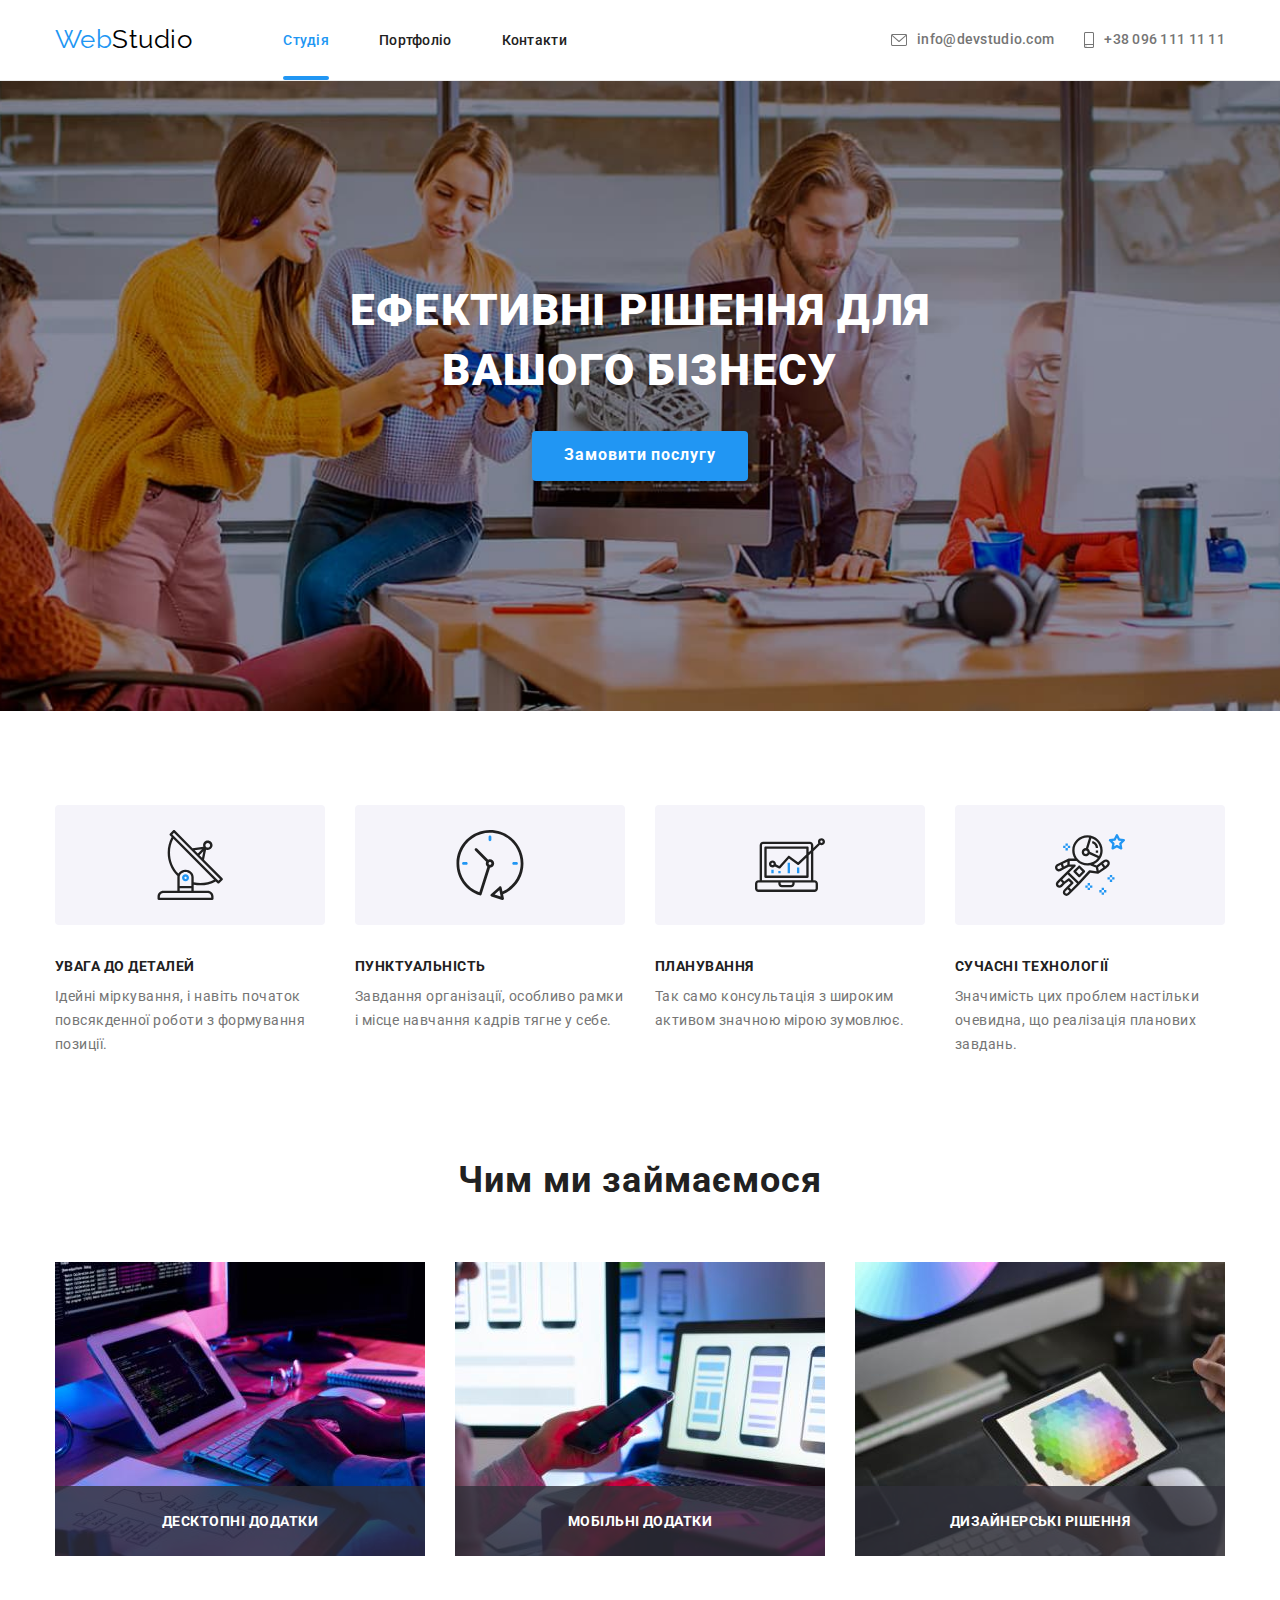
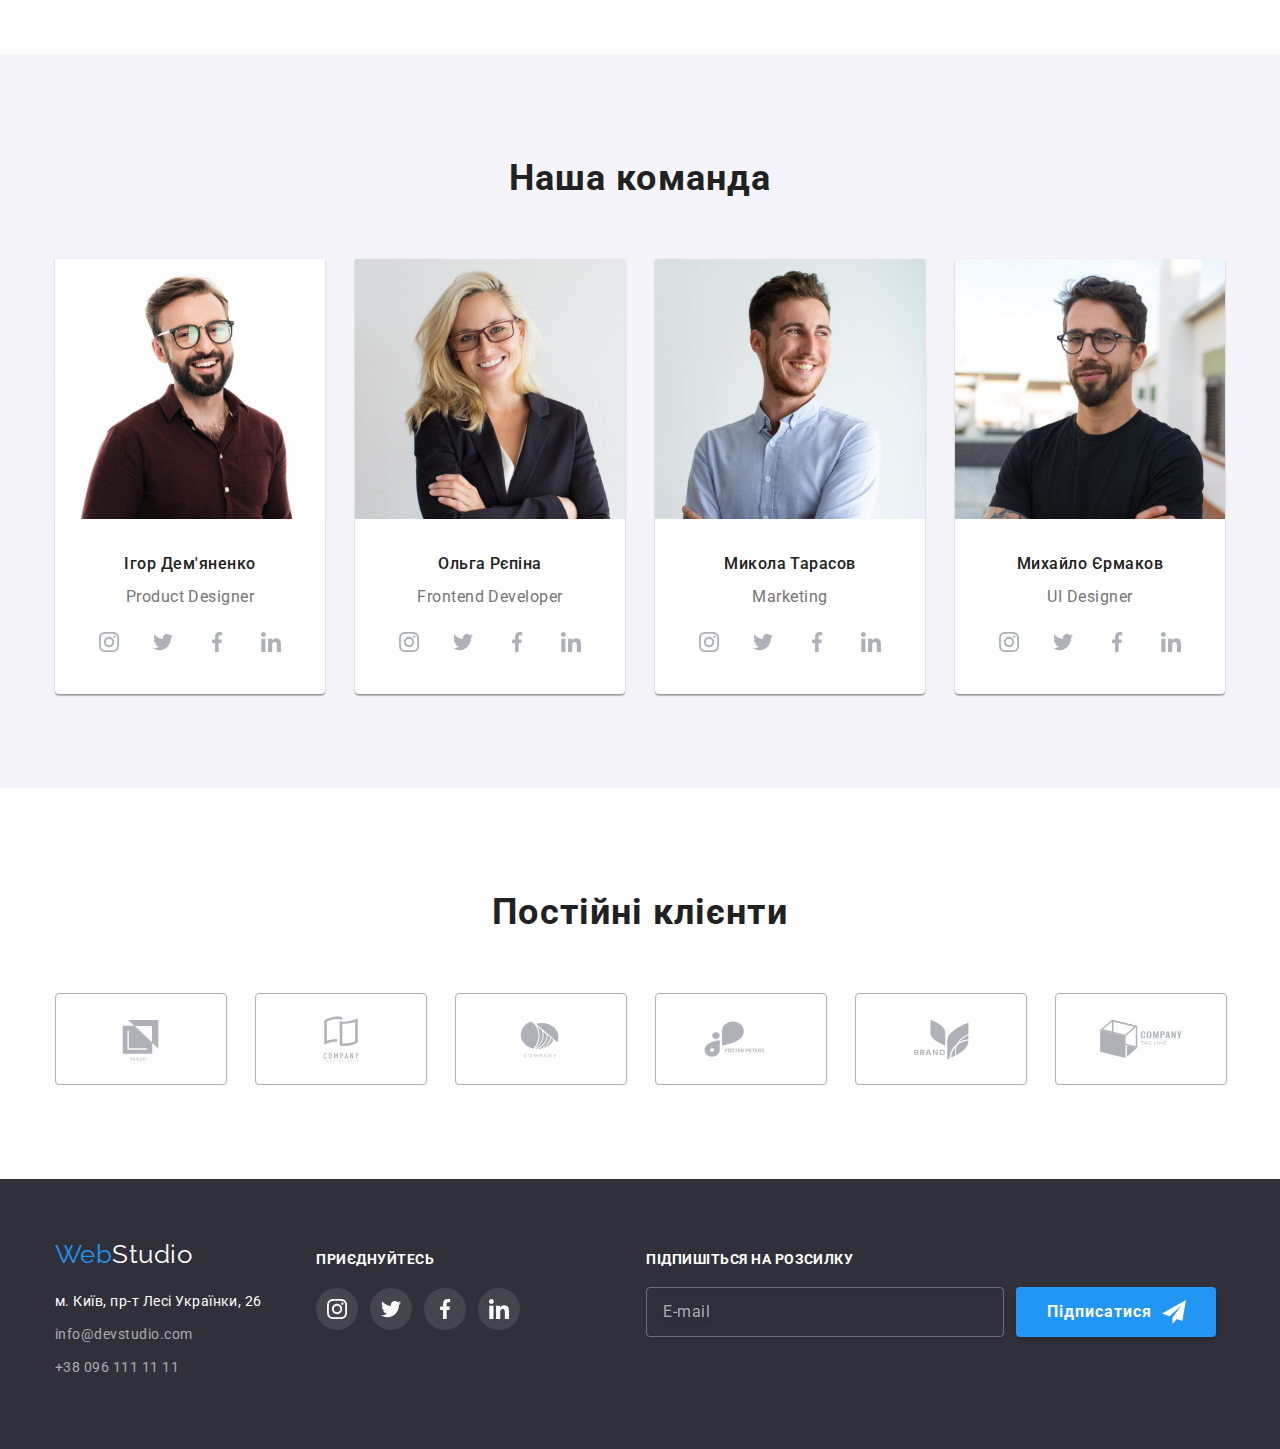
<file: index.html>
<!DOCTYPE html>
<html lang="uk">
  <head>
    <meta charset="UTF-8" />
    <meta http-equiv="X-UA-Compatible" content="IE=edge" />
    <meta name="viewport" content="width=device-width, initial-scale=1.0" />
    <title>Document</title>
    <link rel="preconnect" href="https://fonts.googleapis.com" />
    <link rel="preconnect" href="https://fonts.gstatic.com" crossorigin />
    <link
      href="https://fonts.googleapis.com/css2?family=Raleway:wght@700&family=Roboto:wght@400;500;700;900&display=swap"
      rel="stylesheet"
    />
    <link rel="stylesheet" href="./css/main.min.css" />
  </head>
  <body>
    <!--Шапка-->
    <header class="header">
      <div class="container">
        <div class="header-site">
          <a class="logo" lang="en" href="./index.html"
            >Web<span class="logo-part">Studio</span>
          </a>
          <nav class="nav">
            <ul class="nav-list">
              <li>
                <a class="nav-list__link current" href="./index.html">Студія</a>
              </li>
              <li>
                <a class="nav-list__link" href="./portfolio.html">Портфоліо</a>
              </li>
              <li><a class="nav-list__link" href="">Контакти</a></li>
            </ul>
          </nav>
        </div>
        <ul class="contacts">
          <li>
            <a
              class="contacts__link"
              lang="en"
              href="mailto:info@devstudio.com"
            >
              <svg
                class="contacts__link__header-icons"
                style="width: 16px; height: 12px"
              >
                <use xlink:href="./images/sprite.svg#icon-mailsvg"></use></svg
              >info@devstudio.com
            </a>
          </li>
          <li>
            <a class="contacts__link" href="tel:+380961111111">
              <svg
                class="contacts__link__header-icons"
                style="width: 10px; height: 16px"
              >
                <use
                  xlink:href="./images/sprite.svg#icon-smartphonesvg"
                ></use></svg
              >+38 096 111 11 11
            </a>
          </li>
        </ul>
      </div>
    </header>
    <!--Основная часть-->
    <main>
      <!--Герой-->
      <section class="section hero">
        <div class="container-hero">
          <h1 class="hero__title">Ефективні рішення для вашого бізнесу</h1>
          <button data-modal-open class="hero__button" type="button">
            Замовити послугу
          </button>
        </div>
      </section>
      <!--Чим ми займаємося-->
      <section class="section advantages">
        <div class="container">
          <h2 class="hidden-title">Наші обов'язки</h2>
          <!--Зробити непомітним, функція для людей без зору-->
          <ul class="advantages__list">
            <li class="advantages__item">
              <svg class="advantages__icons">
                <use xlink:href="./images/sprite.svg#icon-anthenesvg"></use>
              </svg>
              <h3 class="advantages__item-title title">УВАГА ДО ДЕТАЛЕЙ</h3>
              <p class="advantages__item-text p">
                Ідейні міркування, і навіть початок повсякденної роботи з
                формування позиції.
              </p>
            </li>
            <li class="advantages__item">
              <svg class="advantages__icons">
                <use xlink:href="./images/sprite.svg#icon-clocksvg"></use>
              </svg>
              <h3 class="advantages__item-title title">ПУНКТУАЛЬНІСТЬ</h3>
              <p class="advantages__item-text p">
                Завдання організації, особливо рамки і місце навчання кадрів
                тягне у себе.
              </p>
            </li>
            <li class="advantages__item">
              <svg class="advantages__icons">
                <use xlink:href="./images/sprite.svg#icon-diagramsvg"></use>
              </svg>
              <h3 class="advantages__item-title title">ПЛАНУВАННЯ</h3>
              <p class="advantages__item-text p">
                Так само консультація з широким активом значною мірою зумовлює.
              </p>
            </li>
            <li class="advantages__item">
              <svg class="advantages__icons">
                <use xlink:href="./images/sprite.svg#icon-astronautsvg"></use>
              </svg>
              <h3 class="advantages__item-title title">СУЧАСНІ ТЕХНОЛОГІЇ</h3>
              <p class="advantages__item-text p">
                Значимість цих проблем настільки очевидна, що реалізація
                планових завдань.
              </p>
            </li>
          </ul>
        </div>
      </section>
      <section class="section solutions">
        <div class="container">
          <h2 class="section-title">Чим ми займаємося</h2>
          <ul class="solutions__cards">
            <li>
              <div class="solutions__cards-photo">
                <img
                  src="./images/activities/image1.jpg"
                  alt="Клавіатура"
                  width="370"
                />
                <p class="solutions__cards-text">Десктопні додатки</p>
              </div>
            </li>
            <li>
              <div class="solutions__cards-photo">
                <img
                  src="./images/activities/image2.jpg"
                  alt="Ноутбук"
                  width="370"
                />
                <p class="solutions__cards-text">Мобільні додатки</p>
              </div>
            </li>
            <li>
              <div class="solutions__cards-photo">
                <img
                  src="./images/activities/image3.jpg"
                  alt="Планшет"
                  width="370"
                />
                <p class="solutions__cards-text">Дизайнерські рішення</p>
              </div>
            </li>
          </ul>
        </div>
      </section>
      <!--Команда-->
      <section class="section team">
        <div class="container">
          <h2 class="section-title">Наша команда</h2>
          <ul class="team__cards">
            <li class="team__cards-photo">
              <img src="./images/team/img1.jpg" alt="Чоловік" width="270" />
              <h3 class="title">Ігор Дем'яненко</h3>
              <p class="p">Product Designer</p>
              <ul class="socials-icons">
                <li>
                  <a class="social-icons__link" href="#">
                    <svg class="social-icons__svg">
                      <use
                        xlink:href="./images/sprite.svg#icon-instagramsvg"
                      ></use>
                    </svg>
                  </a>
                </li>
                <li>
                  <a class="social-icons__link" href="#">
                    <svg class="social-icons__svg">
                      <use
                        xlink:href="./images/sprite.svg#icon-twittersvg"
                      ></use></svg
                  ></a>
                </li>
                <li>
                  <a class="social-icons__link" href="#">
                    <svg class="social-icons__svg">
                      <use
                        xlink:href="./images/sprite.svg#icon-facebooksvg"
                      ></use></svg
                  ></a>
                </li>
                <li>
                  <a class="social-icons__link" href="#">
                    <svg class="social-icons__svg">
                      <use
                        xlink:href="./images/sprite.svg#icon-linkedinsvg"
                      ></use></svg
                  ></a>
                </li>
              </ul>
            </li>
            <li class="team__cards-photo">
              <img src="./images/team/img2.jpg" alt="Жінка" width="270" />
              <h3 class="title">Ольга Рєпіна</h3>
              <p class="p">Frontend Developer</p>
              <ul class="socials-icons">
                <li>
                  <a class="social-icons__link" href="#">
                    <svg class="social-icons__svg">
                      <use
                        xlink:href="./images/sprite.svg#icon-instagramsvg"
                      ></use>
                    </svg>
                  </a>
                </li>
                <li>
                  <a class="social-icons__link" href="#">
                    <svg class="social-icons__svg">
                      <use
                        xlink:href="./images/sprite.svg#icon-twittersvg"
                      ></use></svg
                  ></a>
                </li>
                <li>
                  <a class="social-icons__link" href="#">
                    <svg class="social-icons__svg">
                      <use
                        xlink:href="./images/sprite.svg#icon-facebooksvg"
                      ></use></svg
                  ></a>
                </li>
                <li>
                  <a class="social-icons__link" href="#">
                    <svg class="social-icons__svg">
                      <use
                        xlink:href="./images/sprite.svg#icon-linkedinsvg"
                      ></use></svg
                  ></a>
                </li>
              </ul>
            </li>
            <li class="team__cards-photo">
              <img src="./images/team/img3.jpg" alt="Чоловік" width="270" />
              <h3 class="title">Микола Тарасов</h3>
              <p class="p">Marketing</p>
              <ul class="socials-icons">
                <li>
                  <a class="social-icons__link" href="#">
                    <svg class="social-icons__svg">
                      <use
                        xlink:href="./images/sprite.svg#icon-instagramsvg"
                      ></use>
                    </svg>
                  </a>
                </li>
                <li>
                  <a class="social-icons__link" href="#">
                    <svg class="social-icons__svg">
                      <use
                        xlink:href="./images/sprite.svg#icon-twittersvg"
                      ></use></svg
                  ></a>
                </li>
                <li>
                  <a class="social-icons__link" href="#">
                    <svg class="social-icons__svg">
                      <use
                        xlink:href="./images/sprite.svg#icon-facebooksvg"
                      ></use></svg
                  ></a>
                </li>
                <li>
                  <a class="social-icons__link" href="#">
                    <svg class="social-icons__svg">
                      <use
                        xlink:href="./images/sprite.svg#icon-linkedinsvg"
                      ></use></svg
                  ></a>
                </li>
              </ul>
            </li>
            <li class="team__cards-photo">
              <img src="./images/team/img4.jpg" alt="Чоловік" width="270" />
              <h3 class="title">Михайло Єрмаков</h3>
              <p class="p">UI Designer</p>
              <ul class="socials-icons">
                <li>
                  <a class="social-icons__link" href="#">
                    <svg class="social-icons__svg">
                      <use
                        xlink:href="./images/sprite.svg#icon-instagramsvg"
                      ></use>
                    </svg>
                  </a>
                </li>
                <li>
                  <a class="social-icons__link" href="#">
                    <svg class="social-icons__svg">
                      <use
                        xlink:href="./images/sprite.svg#icon-twittersvg"
                      ></use></svg
                  ></a>
                </li>
                <li>
                  <a class="social-icons__link" href="#">
                    <svg class="social-icons__svg">
                      <use
                        xlink:href="./images/sprite.svg#icon-facebooksvg"
                      ></use></svg
                  ></a>
                </li>
                <li>
                  <a class="social-icons__link" href="#">
                    <svg class="social-icons__svg">
                      <use
                        xlink:href="./images/sprite.svg#icon-linkedinsvg"
                      ></use></svg
                  ></a>
                </li>
              </ul>
            </li>
          </ul>
        </div>
      </section>
      <section class="section">
        <div class="container">
          <h2 class="section-title">Постійні клієнти</h2>
          <ul class="clients-list">
            <li class="clients-list__item">
              <a class="clients-list__item-link" href="#">
                <svg class="clients-list__icons">
                  <use
                    xlink:href="./images/sprite.svg#icon-clientsvg6"
                  ></use></svg
              ></a>
            </li>
            <li class="clients-list__item">
              <a class="clients-list__item-link" href="#">
                <svg class="clients-list__icons">
                  <use
                    xlink:href="./images/sprite.svg#icon-clientsvg5"
                  ></use></svg
              ></a>
            </li>
            <li class="clients-list__item">
              <a class="clients-list__item-link" href="#">
                <svg class="clients-list__icons">
                  <use
                    xlink:href="./images/sprite.svg#icon-clientsvg4"
                  ></use></svg
              ></a>
            </li>
            <li class="clients-list__item">
              <a class="clients-list__item-link" href="#">
                <svg class="clients-list__icons">
                  <use
                    xlink:href="./images/sprite.svg#icon-clientsvg3"
                  ></use></svg
              ></a>
            </li>
            <li class="clients-list__item">
              <a class="clients-list__item-link" href="#">
                <svg class="clients-list__icons">
                  <use
                    xlink:href="./images/sprite.svg#icon-clientsvg1"
                  ></use></svg
              ></a>
            </li>
            <li class="clients-list__item">
              <a class="clients-list__item-link" href="#">
                <svg class="clients-list__icons">
                  <use
                    xlink:href="./images/sprite.svg#icon-clientsvg2"
                  ></use></svg
              ></a>
            </li>
          </ul>
        </div>
      </section>
    </main>
    <div class="backdrop is-hidden" data-modal>
      <div class="modal-window">
        <button data-modal-close type="button" class="close-button">
          <svg class="close-button__icon" width="18" height="18">
            <use xlink:href="./images/sprite.svg#icon-close-modal"></use>
          </svg>
        </button>
        <form action="#" class="modal-window__form">
          <p class="modal-window__form__p">
            Залиште свої дані, ми вам передзвонимо
          </p>
          <div class="modal-window__row">
            <label for="name" class="modal-window__label">Ім'я</label>
            <input
              type="text"
              name="name"
              id="name"
              class="modal-window__input"
            />
            <svg class="modal-window__icons" width="18" height="18">
              <use xlink:href="./images/sprite.svg#icon-man"></use>
            </svg>

            <label for="tel" class="modal-window__label"
              >Телефон</label
            >
            <input
              type="text"
              name="phone-number"
              id="tel"
              class="modal-window__input"
            />
            <svg class="modal-window__icons tel" width="18" height="18">
              <use xlink:href="./images/sprite.svg#icon-phone"></use>
            </svg>

            <label for="mail" class="modal-window__label">Пошта</label>
            <input
              type="text"
              name="mail"
              id="mail"
              class="modal-window__input"
            />
            <svg class="modal-window__icons mail" width="18" height="18">
              <use xlink:href="./images/sprite.svg#icon-mail-box"></use>
            </svg>

            <label for="comment" class="modal-window__label">Коментар</label>
            <textarea
              class="modal-window__comment"
              name="comment"
              id="comment"
              placeholder="Введіть текст"
            ></textarea>
          </div>
        </form>
        <div class="modal-window__privacy">
          <input
            type="checkbox"
            name="mail_send"
            id="mail_send"
            class="privacy__input"
          />
          <label for="mail_send" class="privacy__label"
            >Погоджуюся з розсилкою та приймаю</label
          >
          <a
            href="#"
            class="privacy__link"
            target="_blank"
            rel="noopener noreferrer"
            >Умови договору</a
          >
        </div>
        <div class="modal-window__button">
          <button
            data-modal-open
            class="modal-window__button-submit"
            type="submit"
          >
            Відправити
          </button>
        </div>
      </div>
    </div>
    <!--Футер-->
    <footer class="footer">
      <div class="container">
        <div class="footer-wraper">
          <div class="footer-wraper__address-block">
            <a class="footer__logo logo" lang="en" href="./index.html"
              >Web<span class="logo-part">Studio</span>
            </a>
            <address class="footer-wraper__address-contacts">
              <ul class="footer-wraper__address-list">
                <li class="footer-wraper__address-list__item">
                  <a
                    class="map-link"
                    href="https://goo.gl/maps/8YzZ8yMkQN2f1ThD6"
                    target="_blank"
                    rel="noopener noreferrer"
                    >м. Київ, пр-т Лесі Українки, 26</a
                  >
                </li>
                <li class="footer-wraper__address-list__item">
                  <a class="link" href="mailto:info@devstudio.com"
                    >info@devstudio.com</a
                  >
                </li>
                <li class="footer-wraper__address-list__item">
                  <a class="link" href="tel:+380961111111">+38 096 111 11 11</a>
                </li>
              </ul>
            </address>
          </div>
          <div class="footer-wraper__socials">
            <p class="footer-wraper__socials__p">приєднуйтесь</p>
            <ul class="socials-icons">
              <li>
                <a class="footer-wraper__socials__link" href="#"
                  ><svg class="social-icons__svg">
                    <use
                      xlink:href="./images/sprite.svg#icon-instagramsvg"
                    ></use>
                  </svg>
                </a>
              </li>
              <li>
                <a class="footer-wraper__socials__link" href="#"
                  ><svg class="social-icons__svg">
                    <use
                      xlink:href="./images/sprite.svg#icon-twittersvg"
                    ></use></svg
                ></a>
              </li>
              <li>
                <a class="footer-wraper__socials__link" href="#"
                  ><svg class="social-icons__svg">
                    <use
                      xlink:href="./images/sprite.svg#icon-facebooksvg"
                    ></use></svg
                ></a>
              </li>
              <li>
                <a class="footer-wraper__socials__link" href="#"
                  ><svg class="social-icons__svg">
                    <use
                      xlink:href="./images/sprite.svg#icon-linkedinsvg"
                    ></use></svg
                ></a>
              </li>
            </ul>
          </div>
          <div class="footer-wraper__subscribe-block">
            <p class="footer-wraper__subscribe-block__p">
              Підпишіться на розсилку
            </p>
            <form
              action="#"
              class="footer-wraper__subscribe-form"
              name="subscribe"
            >
              <label for="input-email">
                <input
                  id="input-email"
                  placeholder="E-mail"
                  type="email"
                  name="mail"
                />
              </label>
              <button
                class="footer-wraper__subscribe-block__subcribe-button"
                type="submit"
              >
                Підписатися
                <svg class="subcribe-button__icon-send" width="24" height="24">
                  <use xlink:href="./images/sprite.svg#icon-send"></use>
                </svg>
              </button>
            </form>
          </div>
        </div>
      </div>
    </footer>

    <script src="./js/modal.js"></script>
  </body>
</html>
</file>
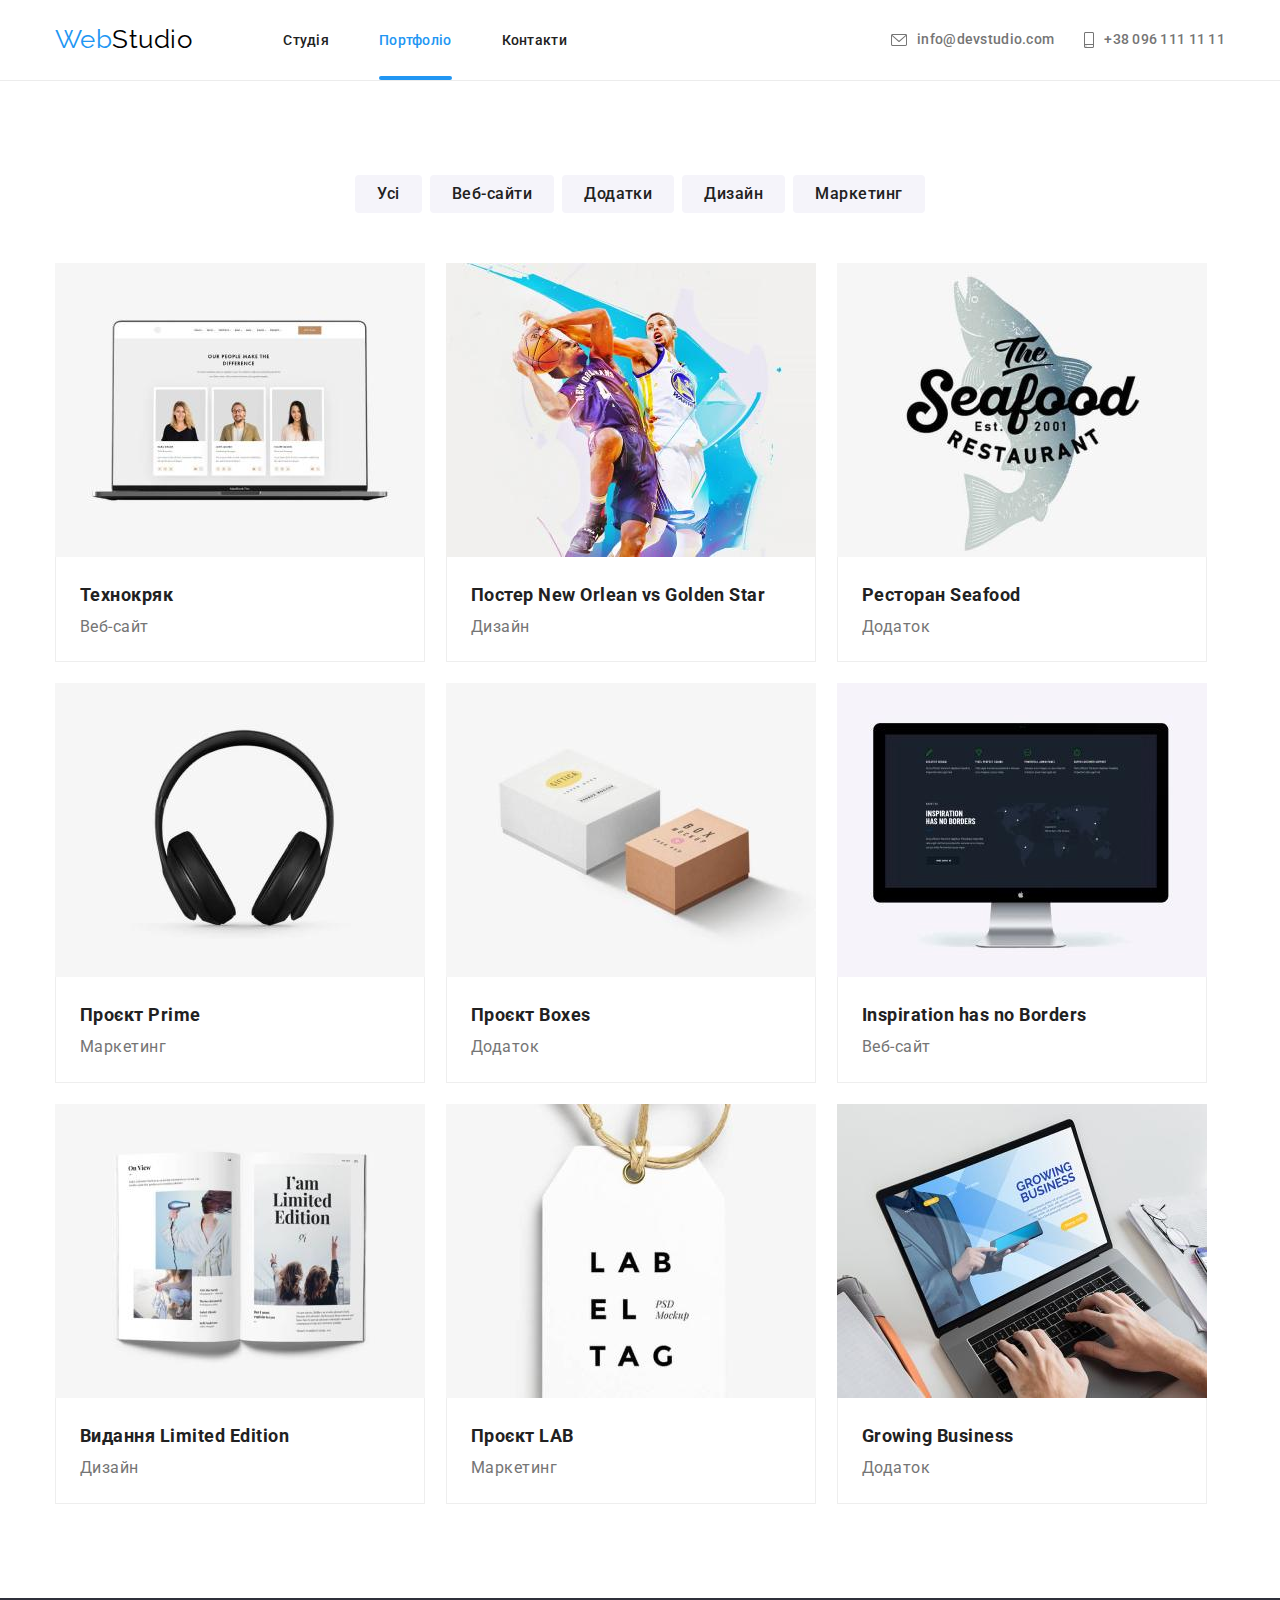
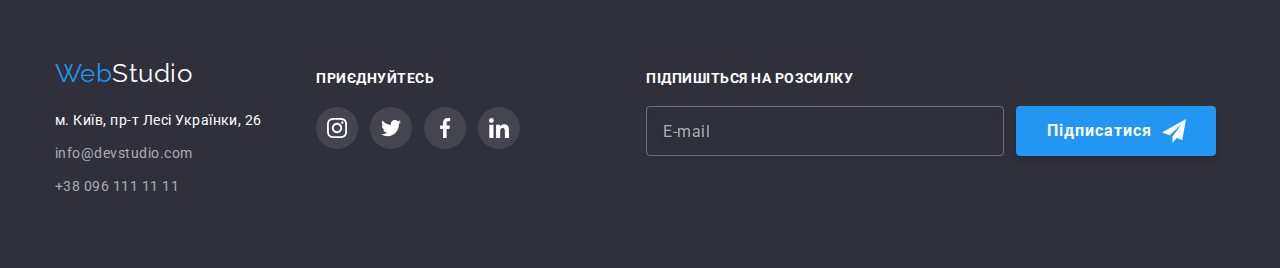
<file: portfolio.html>
<!DOCTYPE html>
<html lang="uk">
  <head>
    <meta charset="UTF-8" />
    <meta http-equiv="X-UA-Compatible" content="IE=edge" />
    <meta name="viewport" content="width=device-width, initial-scale=1.0" />
    <title>Document</title>
    <link rel="preconnect" href="https://fonts.googleapis.com" />
    <link rel="preconnect" href="https://fonts.gstatic.com" crossorigin />
    <link
      href="https://fonts.googleapis.com/css2?family=Raleway:wght@700&family=Roboto:wght@400;500;700;900&display=swap"
      rel="stylesheet"
    />
    <link rel="stylesheet" href="./css/main.min.css" />
  </head>
  <body>
    <!--Шапка-->
    <header class="header">
      <div class="container">
        <div class="header-site">
          <a class="logo" lang="en" href="./index.html"
            >Web<span class="logo-part">Studio</span>
          </a>
          <nav class="nav">
            <ul class="nav-list">
              <li><a class="nav-list__link" href="./index.html">Студія</a></li>
              <li>
                <a class="nav-list__link current" href="./portfolio.html"
                  >Портфоліо</a
                >
              </li>
              <li><a class="nav-list__link" href="">Контакти</a></li>
            </ul>
          </nav>
        </div>
        <ul class="contacts">
          <li>
            <a
              class="contacts__link"
              lang="en"
              href="mailto:info@devstudio.com"
            >
              <svg
                class="contacts__link__header-icons"
                style="width: 16px; height: 12px"
              >
                <use xlink:href="./images/sprite.svg#icon-mailsvg"></use></svg
              >info@devstudio.com
            </a>
          </li>
          <li>
            <a class="contacts__link" href="tel:+380961111111">
              <svg
                class="contacts__link__header-icons"
                style="width: 10px; height: 16px"
              >
                <use
                  xlink:href="./images/sprite.svg#icon-smartphonesvg"
                ></use></svg
              >+38 096 111 11 11
            </a>
          </li>
        </ul>
      </div>
    </header>
    <!--Основная часть-->
    <main>
      <!--Портфоліо-->
      <section class="section">
        <div class="container">
          <h1 class="hidden-title">Портфоліо</h1>
          <!--Фільтр-->
          <div class="filter">
            <ul class="filter__list">
              <li class="filter__list__item">
                <button class="filter__list__item__button" type="button">
                  Усі
                </button>
              </li>
              <li class="filter-list__item">
                <button class="filter__list__item__button" type="button">
                  Веб-сайти
                </button>
              </li>
              <li class="filter-list__item">
                <button class="filter__list__item__button" type="button">
                  Додатки
                </button>
              </li>
              <li class="filter-list__item">
                <button class="filter__list__item__button" type="button">
                  Дизайн
                </button>
              </li>
              <li class="filter-list__item">
                <button class="filter__list__item__button" type="button">
                  Маркетинг
                </button>
              </li>
            </ul>
          </div>
          <div class="portfolio">
            <ul class="portfolio__list">
              <li class="portfolio__list__item">
                <a
                  class="portfolio__list__item-link"
                  href="#"
                  target="_blank"
                  rel="noopener noreferrer"
                >
                  <div class="portfolio__list__item-block">
                    <img
                      class="portfolio__list__img"
                      src="./images/all/im1.jpg"
                      alt="Макбук"
                      width="370"
                    />
                    <p class="portfolio__list__img-text">
                      Ресурс пропонує комплексні пропозиції з різним рівнем
                      функціоналу та сервісів. Все це дозволить відвідувачу
                      отримати вичерпні відомості про компанію чи приватну
                      особу.
                    </p>
                  </div>
                  <div class="portfolio__list__item__about">
                    <h2 class="title">Технокряк</h2>
                    <p class="p">Веб-сайт</p>
                  </div>
                </a>
              </li>
              <li class="portfolio__list__item">
                <a
                  class="portfolio__list__item-link"
                  href="#"
                  target="_blank"
                  rel="noopener noreferrer"
                >
                  <div class="portfolio__list__item-block">
                    <img
                      class="portfolio__list__img"
                      src="./images/all/im2.jpg"
                      alt="Баскетбол"
                      width="370"
                    />
                    <p class="portfolio__list__img-text">
                      Ресурс пропонує комплексні пропозиції з різним рівнем
                      функціоналу та сервісів. Все це дозволить відвідувачу
                      отримати вичерпні відомості про компанію чи приватну
                      особу.
                    </p>
                  </div>
                  <div class="portfolio__list__item__about">
                    <h2 class="title">Постер New Orlean vs Golden Star</h2>
                    <p class="p">Дизайн</p>
                  </div>
                </a>
              </li>
              <li class="portfolio__list__item">
                <a
                  class="portfolio__list__item-link"
                  href="#"
                  target="_blank"
                  rel="noopener noreferrer"
                >
                  <div class="portfolio__list__item-block">
                    <img
                      class="portfolio__list__img"
                      src="./images/all/im3.jpg"
                      alt="Риба"
                      width="370"
                    />
                    <p class="portfolio__list__img-text">
                      Ресурс пропонує комплексні пропозиції з різним рівнем
                      функціоналу та сервісів. Все це дозволить відвідувачу
                      отримати вичерпні відомості про компанію чи приватну
                      особу.
                    </p>
                  </div>
                  <div class="portfolio__list__item__about">
                    <h2 class="title">Ресторан Seafood</h2>
                    <p class="p">Додаток</p>
                  </div>
                </a>
              </li>
              <li class="portfolio__list__item">
                <a
                  class="portfolio__list__item-link"
                  href="#"
                  target="_blank"
                  rel="noopener noreferrer"
                >
                  <div class="portfolio__list__item-block">
                    <img
                      class="portfolio__list__img"
                      src="./images/all/im4.jpg"
                      alt="Навушники"
                      width="370"
                    />
                    <p class="portfolio__list__img-text">
                      Ресурс пропонує комплексні пропозиції з різним рівнем
                      функціоналу та сервісів. Все це дозволить відвідувачу
                      отримати вичерпні відомості про компанію чи приватну
                      особу.
                    </p>
                  </div>
                  <div class="portfolio__list__item__about">
                    <h2 class="title">Проєкт Prime</h2>
                    <p class="p">Маркетинг</p>
                  </div>
                </a>
              </li>
              <li class="portfolio__list__item">
                <a
                  class="portfolio__list__item-link"
                  href="#"
                  target="_blank"
                  rel="noopener noreferrer"
                >
                  <div class="portfolio__list__item-block">
                    <img
                      class="portfolio__list__img"
                      src="./images/all/im5.jpg"
                      alt="Коробки"
                      width="370"
                    />
                    <p class="portfolio__list__img-text">
                      Ресурс пропонує комплексні пропозиції з різним рівнем
                      функціоналу та сервісів. Все це дозволить відвідувачу
                      отримати вичерпні відомості про компанію чи приватну
                      особу.
                    </p>
                  </div>
                  <div class="portfolio__list__item__about">
                    <h2 class="title">Проєкт Boxes</h2>
                    <p class="p">Додаток</p>
                  </div>
                </a>
              </li>
              <li class="portfolio__list__item">
                <a
                  class="portfolio__list__item-link"
                  href="#"
                  target="_blank"
                  rel="noopener noreferrer"
                >
                  <div class="portfolio__list__item-block">
                    <img
                      class="portfolio__list__img"
                      src="./images/all/im6.jpg"
                      alt="Аймак"
                      width="370"
                    />
                    <p class="portfolio__list__img-text">
                      Ресурс пропонує комплексні пропозиції з різним рівнем
                      функціоналу та сервісів. Все це дозволить відвідувачу
                      отримати вичерпні відомості про компанію чи приватну
                      особу.
                    </p>
                  </div>
                  <div class="portfolio__list__item__about">
                    <h2 class="title">Inspiration has no Borders</h2>
                    <p class="p">Веб-сайт</p>
                  </div>
                </a>
              </li>
              <li class="portfolio__list__item">
                <a
                  class="portfolio__list__item-link"
                  href="#"
                  target="_blank"
                  rel="noopener noreferrer"
                >
                  <div class="portfolio__list__item-block">
                    <img
                      class="portfolio__list__img"
                      src="./images/all/im7.jpg"
                      alt="Книга"
                      width="370"
                    />
                    <p class="portfolio__list__img-text">
                      Ресурс пропонує комплексні пропозиції з різним рівнем
                      функціоналу та сервісів. Все це дозволить відвідувачу
                      отримати вичерпні відомості про компанію чи приватну
                      особу.
                    </p>
                  </div>
                  <div class="portfolio__list__item__about">
                    <h2 class="title">Видання Limited Edition</h2>
                    <p class="p">Дизайн</p>
                  </div>
                </a>
              </li>
              <li class="portfolio__list__item">
                <a
                  class="portfolio__list__item-link"
                  href="#"
                  target="_blank"
                  rel="noopener noreferrer"
                >
                  <div class="portfolio__list__item-block">
                    <img
                      class="portfolio__list__img"
                      src="./images/all/im8.jpg"
                      alt="Візитка"
                      width="370"
                    />
                    <p class="portfolio__list__img-text">
                      Ресурс пропонує комплексні пропозиції з різним рівнем
                      функціоналу та сервісів. Все це дозволить відвідувачу
                      отримати вичерпні відомості про компанію чи приватну
                      особу.
                    </p>
                  </div>
                  <div class="portfolio__list__item__about">
                    <h2 class="title">Проєкт LAB</h2>
                    <p class="p">Маркетинг</p>
                  </div>
                </a>
              </li>
              <li class="portfolio__list__item">
                <a
                  class="portfolio__list__item-link"
                  href="#"
                  target="_blank"
                  rel="noopener noreferrer"
                >
                  <div class="portfolio__list__item-block">
                    <img
                      class="portfolio__list__img"
                      src="./images/all/im9.jpg"
                      alt="Друкування"
                      width="370"
                    />
                    <p class="portfolio__list__img-text">
                      Ресурс пропонує комплексні пропозиції з різним рівнем
                      функціоналу та сервісів. Все це дозволить відвідувачу
                      отримати вичерпні відомості про компанію чи приватну
                      особу.
                    </p>
                  </div>
                  <div class="portfolio__list__item__about">
                    <h2 class="title">Growing Business</h2>
                    <p class="p">Додаток</p>
                  </div>
                </a>
              </li>
            </ul>
          </div>
        </div>
      </section>
    </main>
    <!--Футер-->
    <footer class="footer">
      <div class="container">
        <div class="footer-wraper">
          <div class="footer-wraper__address-block">
            <a class="footer__logo logo" lang="en" href="./index.html"
              >Web<span class="logo-part">Studio</span>
            </a>
            <address class="footer-wraper__address-contacts">
              <ul class="footer-wraper__address-list">
                <li class="footer-wraper__address-list__item">
                  <a
                    class="map-link"
                    href="https://goo.gl/maps/8YzZ8yMkQN2f1ThD6"
                    target="_blank"
                    rel="noopener noreferrer"
                    >м. Київ, пр-т Лесі Українки, 26</a
                  >
                </li>
                <li class="footer-wraper__address-list__item">
                  <a class="link" href="mailto:info@devstudio.com"
                    >info@devstudio.com</a
                  >
                </li>
                <li class="footer-wraper__address-list__item">
                  <a class="link" href="tel:+380961111111">+38 096 111 11 11</a>
                </li>
              </ul>
            </address>
          </div>
          <div class="footer-wraper__socials">
            <p class="footer-wraper__socials__p">приєднуйтесь</p>
            <ul class="socials-icons">
              <li>
                <a class="footer-wraper__socials__link" href="#"
                  ><svg class="social-icons__svg">
                    <use
                      xlink:href="./images/sprite.svg#icon-instagramsvg"
                    ></use>
                  </svg>
                </a>
              </li>
              <li>
                <a class="footer-wraper__socials__link" href="#"
                  ><svg class="social-icons__svg">
                    <use
                      xlink:href="./images/sprite.svg#icon-twittersvg"
                    ></use></svg
                ></a>
              </li>
              <li>
                <a class="footer-wraper__socials__link" href="#"
                  ><svg class="social-icons__svg">
                    <use
                      xlink:href="./images/sprite.svg#icon-facebooksvg"
                    ></use></svg
                ></a>
              </li>
              <li>
                <a class="footer-wraper__socials__link" href="#"
                  ><svg class="social-icons__svg">
                    <use
                      xlink:href="./images/sprite.svg#icon-linkedinsvg"
                    ></use></svg
                ></a>
              </li>
            </ul>
          </div>
          <div class="footer-wraper__subscribe-block">
            <p class="footer-wraper__subscribe-block__p">
              Підпишіться на розсилку
            </p>
            <form
              action="#"
              class="footer-wraper__subscribe-form"
              name="subscribe"
            >
              <label for="input-email">
                <input
                  id="input-email"
                  placeholder="E-mail"
                  type="email"
                  name="mail"
                />
              </label>
              <button
                class="footer-wraper__subscribe-block__subcribe-button"
                type="submit"
              >
                Підписатися
                <svg class="subcribe-button__icon-send" width="24" height="24">
                  <use xlink:href="./images/sprite.svg#icon-send"></use>
                </svg>
              </button>
            </form>
          </div>
        </div>
      </div>
    </footer>
  </body>
</html>
</file>
<file: css/main.min.css>
:root{--main-color: #212121;--background-color: #f5f5f5;--accent-color: #2196f3;--title-text-color: #757575;--background-other-color: #2f303a;--hero-color: #fff;--dark-white-color: #f5f4fa;--o-animation: 250ms cubic-bezier(0.4, 0, 0.2, 1)}/*! modern-normalize v1.1.0 | MIT License | https://github.com/sindresorhus/modern-normalize */*,::before,::after{-webkit-box-sizing:border-box;box-sizing:border-box}html{line-height:1.15;-webkit-text-size-adjust:100%;-moz-tab-size:4;-o-tab-size:4;tab-size:4}body{margin:0;font-family:system-ui,-apple-system,"Segoe UI",Roboto,Helvetica,Arial,sans-serif,"Apple Color Emoji","Segoe UI Emoji"}hr{height:0;color:inherit}abbr[title]{-webkit-text-decoration:underline dotted;text-decoration:underline dotted}b,strong{font-weight:bolder}code,kbd,samp,pre{font-family:ui-monospace,SFMono-Regular,Consolas,"Liberation Mono",Menlo,monospace;font-size:1em}small{font-size:80%}sub,sup{font-size:75%;line-height:0;position:relative;vertical-align:baseline}sub{bottom:-0.25em}sup{top:-0.5em}table{text-indent:0;border-color:inherit}button,input,optgroup,select,textarea{font-family:inherit;font-size:100%;line-height:1.15;margin:0}button,select{text-transform:none}button,[type=button],[type=reset],[type=submit]{-webkit-appearance:button}::-moz-focus-inner{border-style:none;padding:0}:-moz-focusring{outline:1px dotted ButtonText}:-moz-ui-invalid{box-shadow:none}legend{padding:0}progress{vertical-align:baseline}::-webkit-inner-spin-button,::-webkit-outer-spin-button{height:auto}[type=search]{-webkit-appearance:textfield;outline-offset:-2px}::-webkit-search-decoration{-webkit-appearance:none}::-webkit-file-upload-button{-webkit-appearance:button;font:inherit}summary{display:list-item}html{margin:0;padding:0;-webkit-box-sizing:border-box;box-sizing:border-box}body{color:var(--main-color);background-color:var(--hero-color);font-family:"Roboto",sans-serif;letter-spacing:.03em}ul{list-style:none}h1,h2,h3,p,ul{margin:0;padding:0}.section{padding:94px 0}.section .hidden-title{position:absolute;width:1px;height:1px;margin:-1px;border:0;padding:0;white-space:nowrap;-webkit-clip-path:inset(100%);clip-path:inset(100%);clip:rect(0 0 0 0);overflow:hidden}.section .section-title{font-weight:700;font-size:36px;line-height:1.7;text-align:center;letter-spacing:.03em;color:var(--main-color);margin:0 0 50px 0}.container{max-width:1200px;margin:0 auto;padding:0 15px;width:100%}.p{color:var(--title-text-color);font-size:16px;line-height:1.8}.is-hidden{opacity:0;pointer-events:none;visibility:hidden}.title{font-weight:700;font-size:18px;line-height:2;color:#212121}.nav{display:-webkit-box;display:-ms-flexbox;display:flex;-webkit-box-align:center;-ms-flex-align:center;align-items:center;height:80px}.header{border-bottom:1px solid #ececec}.header-site{display:-webkit-box;display:-ms-flexbox;display:flex;-webkit-box-align:center;-ms-flex-align:center;align-items:center}.nav-list{display:-webkit-box;display:-ms-flexbox;display:flex;-webkit-box-pack:justify;-ms-flex-pack:justify;justify-content:space-between;-webkit-box-align:center;-ms-flex-align:center;align-items:center;gap:50px}.nav-list__link{color:var(--main-color);text-decoration:none;font-weight:500;font-size:14px;line-height:1.14;letter-spacing:.02em;padding:30px 0;position:relative;-webkit-transition:color var(--o-animation);transition:color var(--o-animation)}.nav-list__link:hover,.nav-list__link:focus{color:var(--accent-color)}.nav-list__link:hover::after,.nav-list__link:focus::after{color:var(--accent-color)}.nav-list__link.current:after{color:var(--accent-color);opacity:1}.nav-list__link::after{content:"";background-color:var(--accent-color);display:inline-block;width:100%;height:4px;border-radius:2px;position:absolute;bottom:-2px;left:0;-webkit-transition:color var(--o-animation);transition:color var(--o-animation);opacity:0}.nav-list__link.current{color:var(--accent-color)}.contacts{display:-webkit-box;display:-ms-flexbox;display:flex;gap:30px}.contacts__link{color:var(--title-text-color);text-decoration:none;font-weight:500;font-size:14px;line-height:1.14;letter-spacing:.02em;display:-webkit-box;display:-ms-flexbox;display:flex;-webkit-box-align:center;-ms-flex-align:center;align-items:center;-webkit-transition:color var(--o-animation);transition:color var(--o-animation)}.contacts__link:hover,.contacts__link:focus{color:var(--accent-color);text-decoration:none}.header .container{display:-webkit-box;display:-ms-flexbox;display:flex;margin:0 auto;-webkit-box-align:center;-ms-flex-align:center;align-items:center;-webkit-box-pack:justify;-ms-flex-pack:justify;justify-content:space-between}.logo{color:var(--accent-color);font-size:26px;text-decoration:none;font-family:"Raleway",sans-serif;line-height:1.2;margin-right:91px}.logo-part{color:#000;text-decoration:none}.container-hero{font-size:44px;display:inline-block;width:696px;text-align:center}.hero{background-color:rgba(47,48,58,.4);display:-webkit-box;display:-ms-flexbox;display:flex;-webkit-box-pack:center;-ms-flex-pack:center;justify-content:center;-webkit-box-orient:vertical;-webkit-box-direction:normal;-ms-flex-direction:column;flex-direction:column;gap:30px;-webkit-box-align:center;-ms-flex-align:center;align-items:center;padding:200px 0;background-image:url(../images/background-hero.jpg);background-repeat:no-repeat;background-size:cover;background-position:center center;max-width:1600px;margin:0 auto}.hero__title{color:var(--hero-color);font-weight:900;font-size:44px;line-height:1.36;letter-spacing:.03em;text-transform:uppercase;display:inline-block;width:696px;text-align:center}.hero__button{height:50px;width:216px;font-style:normal;font-weight:700;font-size:16px;line-height:1.9;letter-spacing:.06em;background-color:var(--accent-color);-webkit-box-shadow:0px 4px 4px rgba(0,0,0,.15);box-shadow:0px 4px 4px rgba(0,0,0,.15);border-radius:4px;font-family:"Roboto",sans-serif;color:var(--hero-color);border:none;cursor:pointer}.advantages__list{display:-webkit-box;display:-ms-flexbox;display:flex;-webkit-box-pack:center;-ms-flex-pack:center;justify-content:center;-webkit-box-align:start;-ms-flex-align:start;align-items:flex-start;gap:30px}.advantages__list .advantages__item-title{font-weight:700;font-size:14px;line-height:1.14;text-transform:uppercase;margin-bottom:10px}.advantages__list .advantages__item-text{color:var(--title-text-color);font-size:14px;line-height:1.7}.advantages__item{display:block;-webkit-box-pack:center;-ms-flex-pack:center;justify-content:center;gap:10px}.advantages__icons{width:270px;height:120px;padding:25px 100px;background:#f5f4fa;border-radius:4px;margin-bottom:30px}.team__cards .advantages__item-text{color:var(--title-text-color);font-size:16px;line-height:1.2;text-align:center;font-weight:400;letter-spacing:.03em;margin:0}.solutions{padding:0 0 94px 0}.solutions__cards{display:-webkit-box;display:-ms-flexbox;display:flex;gap:30px}.solutions__cards-text{font-weight:700;font-size:14px;line-height:1.1666;color:var(--hero-color);position:absolute;z-index:3;background-color:rgba(47,48,58,.8);text-align:center;text-transform:uppercase;left:0;bottom:4px;padding:27px 10px;width:100%}.solutions__cards-photo{position:relative}.team{background-color:#f5f4fa}.team__cards{display:-webkit-box;display:-ms-flexbox;display:flex;-webkit-box-pack:center;-ms-flex-pack:center;justify-content:center;-webkit-box-align:center;-ms-flex-align:center;align-items:center;gap:30px}.team__cards .title{color:var(--main-color);font-weight:500;font-size:16px;line-height:1.2;text-align:center;margin:30px 0 10px 0;letter-spacing:.03em}.team__cards-photo{width:270px;height:368px;background-color:var(--hero-color);-webkit-box-shadow:0px 1px 3px rgba(0,0,0,.12),0px 1px 1px rgba(0,0,0,.14),0px 2px 1px rgba(0,0,0,.2);box-shadow:0px 1px 3px rgba(0,0,0,.12),0px 1px 1px rgba(0,0,0,.14),0px 2px 1px rgba(0,0,0,.2);border-radius:0px 0px 4px 4px;display:inline-table}.team__cards-photo .p{text-align:center}.contacts__link__header-icons{fill:var(--title-text-color);margin-right:10px;-webkit-transition:color var(--o-animation);transition:color var(--o-animation)}.contacts__link:hover .contacts__link__header-icons,.contacts__link:focus .contacts__link__header-icons{fill:var(--accent-color)}.socials-icons{display:-webkit-box;display:-ms-flexbox;display:flex;list-style:none;-webkit-box-align:center;-ms-flex-align:center;align-items:center;-webkit-box-pack:center;-ms-flex-pack:center;justify-content:center;margin:8px 32px 30px 32px;gap:10px}.clients-list__icons{fill:currentColor;width:170px;height:92px}.social-icons__link{display:-webkit-box;display:-ms-flexbox;display:flex;height:44px;color:#afb1b8;width:44px;border:1px solid #fff;border-radius:50%;-webkit-box-pack:center;-ms-flex-pack:center;justify-content:center;-webkit-box-align:center;-ms-flex-align:center;align-items:center;-webkit-transition:background,color,var(--o-animation);transition:background,color,var(--o-animation)}.social-icons__link:hover,.social-icons__link:focus{color:#fff;background:#2196f3}.modal-window__icons{fill:var(--main-color);position:absolute;top:27px;left:12px;-webkit-transition:color var(--o-animation);transition:color var(--o-animation);pointer-events:none}.social-icons__svg{width:20px;height:20px;fill:currentColor}.footer-wraper__socials .social-icons__svg{fill:var(--hero-color);background:Solid rgba(255,255,255,.1)}.subcribe-button__icon-send{fill:var(--hero-color);margin-left:10px}.tel{top:97px}.mail{top:164px}.filter__list__item__button{color:var(--main-color);background-color:#f5f4fa;cursor:pointer;font-weight:500;font-size:16px;line-height:1.6;letter-spacing:.03em;border-radius:4px;background-color:#f5f4fa;cursor:pointer;border:0ch;padding:6px 22px;-webkit-transition:color var(--o-animation);transition:color var(--o-animation)}.filter__list__item__button:hover,.filter__list__item__button:focus{color:var(--hero-color);background-color:var(--accent-color);-webkit-box-shadow:0px 2px 2px 0px rgba(0,0,0,.12),0px 1px 2px 0px rgba(0,0,0,.08),0px 3px 1px 0px rgba(0,0,0,.1);box-shadow:0px 2px 2px 0px rgba(0,0,0,.12),0px 1px 2px 0px rgba(0,0,0,.08),0px 3px 1px 0px rgba(0,0,0,.1)}.container-hero .hero__button{margin:30px;max-height:50px;max-width:216px}.footer-wraper__subscribe-block__subcribe-button{color:var(--hero-color);background-color:var(--accent-color);font-weight:700;font-size:16px;line-height:1.875;letter-spacing:.06em;width:200px;height:50px;-webkit-box-shadow:0px 4px 4px rgba(0,0,0,.15);box-shadow:0px 4px 4px rgba(0,0,0,.15);border-radius:4px;border:1px var(--accent-color);display:-webkit-box;display:-ms-flexbox;display:flex;-webkit-box-align:center;-ms-flex-align:center;align-items:center;-webkit-box-pack:center;-ms-flex-pack:center;justify-content:center}.footer-wraper__subscribe-block__subcribe-button:hover,.footer-wraper__subscribe-block__subcribe-button:focus{cursor:pointer}.close-button{display:-webkit-box;display:-ms-flexbox;display:flex;-webkit-box-pack:center;-ms-flex-pack:center;justify-content:center;-webkit-box-align:center;-ms-flex-align:center;align-items:center;position:absolute;top:8px;right:8px;width:30px;height:30px;background:var(--hero-color);border:1px solid rgba(0,0,0,.1);border-radius:50%;cursor:pointer;-webkit-transition:color var(--o-animation);transition:color var(--o-animation)}.close-button:hover,.close-button:focus{fill:var(--accent-color)}.modal-window__button-submit{height:50px;width:200px;font-style:normal;font-weight:700;font-size:16px;line-height:1.9;letter-spacing:.06em;background-color:var(--accent-color);border-radius:4px;font-family:"Roboto",sans-serif;color:var(--hero-color);border:none;cursor:pointer;-webkit-transition:color var(--o-animation);transition:color var(--o-animation)}.modal-window__button-submit:hover,.modal-window__button-submit:focus{-webkit-box-shadow:0px 4px 4px rgba(0,0,0,.15);box-shadow:0px 4px 4px rgba(0,0,0,.15)}.modal-window__button{display:-webkit-box;display:-ms-flexbox;display:flex;-webkit-box-align:center;-ms-flex-align:center;align-items:center;-webkit-box-pack:center;-ms-flex-pack:center;justify-content:center;margin-top:30px}.clients-list{display:-webkit-box;display:-ms-flexbox;display:flex;-webkit-box-pack:center;-ms-flex-pack:center;justify-content:center;gap:30px}.clients-list__item{width:170px;height:92px;display:-webkit-box;display:-ms-flexbox;display:flex;cursor:pointer}.clients-list__item-link{border:1px solid #afb1b8;border-radius:4px;color:#afb1b8;-webkit-transition:color var(--o-animation);transition:color var(--o-animation)}.clients-list__item-link:hover,.clients-list__item-link:focus{color:var(--accent-color);border:1px solid}.backdrop{position:fixed;background:rgba(0,0,0,.5);top:0;left:0;width:100%;height:100%;z-index:999;-webkit-transition:opacity 250ms cubic-bezier(0.4, 0, 0.2, 1),visibility 250ms cubic-bezier(0.4, 0, 0.2, 1);transition:opacity 250ms cubic-bezier(0.4, 0, 0.2, 1),visibility 250ms cubic-bezier(0.4, 0, 0.2, 1)}.backdrop.is-hidden .modal-window{-webkit-transform:scale(1.3);transform:scale(1.3)}.modal-window{max-width:528px;background-color:var(--hero-color);-webkit-box-shadow:0px 1px 3px rgba(0,0,0,.12),0px 1px 1px rgba(0,0,0,.14),0px 2px 1px rgba(0,0,0,.2);box-shadow:0px 1px 3px rgba(0,0,0,.12),0px 1px 1px rgba(0,0,0,.14),0px 2px 1px rgba(0,0,0,.2);border-radius:4px;padding:40px;width:100%;position:absolute;-webkit-transform:translate(-50%, -50%) scale(1);transform:translate(-50%, -50%) scale(1);-webkit-transition:-webkit-transform 250ms cubic-bezier(0.4, 0, 0.2, 1);transition:-webkit-transform 250ms cubic-bezier(0.4, 0, 0.2, 1);transition:transform 250ms cubic-bezier(0.4, 0, 0.2, 1);transition:transform 250ms cubic-bezier(0.4, 0, 0.2, 1), -webkit-transform 250ms cubic-bezier(0.4, 0, 0.2, 1);top:50%;left:50%;z-index:3}.modal-window__form__p{font-weight:700;font-size:20px;line-height:23px;text-align:center;letter-spacing:.03em;color:var(--main-color);margin-bottom:12px}.modal-window__row{position:relative;font-weight:400;font-size:12px;line-height:1.1666;letter-spacing:.01em;color:#757575;margin-bottom:10px}.modal-window__label{display:block;color:#757575;margin-bottom:4px}.modal-window__comment{position:relative;font-weight:400;font-size:12px;line-height:1.1666;letter-spacing:.01em;color:#757575;border:1px solid rgba(33,33,33,.2);margin-bottom:10px;width:100%;border-radius:4px;padding:12px 16px;outline:none;resize:none;height:120px;-webkit-transition:border-color,color,var(--o-animation);transition:border-color,color,var(--o-animation)}.modal-window__comment:hover,.modal-window__comment:focus{border:1px solid #2196f3}.modal-window__input{display:block;width:100%;height:40px;border:1px solid rgba(33,33,33,.2);border-radius:4px;padding:10px 10px 10px 42px;outline:none;margin-bottom:10px;-webkit-transition:border-color,color,var(--o-animation);transition:border-color,color,var(--o-animation)}.modal-window__input::-webkit-input-placeholder{color:rgba(117,117,117,.5)}.modal-window__input::-moz-placeholder{color:rgba(117,117,117,.5)}.modal-window__input:-ms-input-placeholder{color:rgba(117,117,117,.5)}.modal-window__input::-ms-input-placeholder{color:rgba(117,117,117,.5)}.modal-window__input::placeholder{color:rgba(117,117,117,.5)}.modal-window__input:focus,.modal-window__input:hover{border:1px solid #2196f3}.modal-window__input:focus+svg,.modal-window__input:hover+svg{fill:#2196f3}.modal-window__privacy{font-weight:400;font-size:14px;line-height:1.7142;letter-spacing:.03em;color:#757575;position:relative}.modal-window__privacy .privacy__label::before{position:absolute;cursor:pointer;display:inline-block;content:"";width:16px;height:15px;margin-right:7px;border:1px solid var(--title-text-color);border-radius:2px;left:12px;top:0px}.modal-window__privacy .privacy__input:checked+.privacy__label::before{background-color:var(--accent-color);background-image:url("../images/icon-checkbox.svg");background-size:contain;background-repeat:no-repeat;background-position:center;border:1px solid var(--accent-color)}.modal-window__privacy .privacy__input:focus+.privacy__label::before,.modal-window__privacy .privacy__input:hover+.privacy__label::before{outline:auto;outline-color:var(--accent-color)}.privacy__link{color:var(--accent-color);-webkit-text-decoration-skip-ink:none;text-decoration-skip-ink:none}.privacy__label{position:relative;padding-left:37px}.privacy__input{opacity:0;-webkit-appearance:none;-moz-appearance:none;appearance:none;position:absolute;-webkit-user-select:none;-moz-user-select:none;-ms-user-select:none;user-select:none;-webkit-transition:border-color var(--o-animation);transition:border-color var(--o-animation)}.footer__logo{display:block;margin-bottom:20px}.footer{background-color:#2f303a;display:-webkit-box;display:-ms-flexbox;display:flex;-webkit-box-orient:vertical;-webkit-box-direction:normal;-ms-flex-direction:column;flex-direction:column;padding:60px 0}.footer .logo-part{color:var(--hero-color);text-decoration:none}.footer-wraper__address-contacts{display:-webkit-box;display:-ms-flexbox;display:flex;-webkit-box-orient:vertical;-webkit-box-direction:normal;-ms-flex-direction:column;flex-direction:column;font-style:normal;font-size:14px;line-height:1.7142;letter-spacing:3%}.footer-wraper__address-list .map-link{color:var(--hero-color);font-style:normal;text-decoration:none;font-size:14px;line-height:1.7;-webkit-transition:color var(--o-animation);transition:color var(--o-animation)}.footer-wraper__address-list .map-link:hover,.footer-wraper__address-list .map-link:focus{color:var(--accent-color);font-style:normal}.footer-wraper__address-list .link{color:rgba(255,255,255,.6);text-decoration:none;font-style:normal;vertical-align:Top;-webkit-transition:color var(--o-animation);transition:color var(--o-animation)}.footer-wraper__address-list .link.link:hover,.footer-wraper__address-list .link.link:focus{color:var(--accent-color)}.footer-wraper__address-list__item{margin-bottom:9px}.footer-wraper__socials__p{display:-webkit-box;display:-ms-flexbox;display:flex;font-size:14px;font-weight:bold;color:var(--hero-color);text-transform:uppercase;margin-bottom:20px;margin-left:33px}.footer-wraper{display:-webkit-box;display:-ms-flexbox;display:flex;-ms-flex-wrap:wrap;flex-wrap:wrap}.footer-wraper__socials{padding-top:12px}.footer-wraper__socials__link{display:-webkit-box;display:-ms-flexbox;display:flex;height:44px;width:44px;border:1px solid #2f303a;border-radius:50%;-webkit-box-pack:center;-ms-flex-pack:center;justify-content:center;-webkit-box-align:center;-ms-flex-align:center;align-items:center;background-color:rgba(255,255,255,.1);-webkit-transition:background,color,var(--o-animation);transition:background,color,var(--o-animation)}.footer-wraper__socials__link:hover,.footer-wraper__socials__link:focus{background:var(--accent-color)}.footer-wraper__subscribe-block{padding-top:12px;margin-left:93px}.footer-wraper__subscribe-form{display:-webkit-box;display:-ms-flexbox;display:flex;-webkit-box-align:center;-ms-flex-align:center;align-items:center;gap:12px;-ms-flex-wrap:wrap;flex-wrap:wrap}.footer-wraper__subscribe-block__p{display:-webkit-box;display:-ms-flexbox;display:flex;font-size:14px;font-weight:bold;color:var(--hero-color);text-transform:uppercase;margin-bottom:20px}#input-email{color:var(--hero-color);background:rgba(0,0,0,0);font-weight:400;width:358px;height:50px;border:1px solid rgba(255,255,255,.3);-webkit-filter:drop-shadow(0px 4px 4px rgba(0, 0, 0, 0.15));filter:drop-shadow(0px 4px 4px rgba(0, 0, 0, 0.15));border-radius:4px;padding-left:16px}#input-email::-webkit-input-placeholder{color:rgba(255,255,255,.6);display:-webkit-box;display:flex;-webkit-box-align:center;align-items:center;letter-spacing:.03em;font-size:16px;line-height:1.25}#input-email::-moz-placeholder{color:rgba(255,255,255,.6);display:flex;align-items:center;letter-spacing:.03em;font-size:16px;line-height:1.25}#input-email:-ms-input-placeholder{color:rgba(255,255,255,.6);display:-ms-flexbox;display:flex;-ms-flex-align:center;align-items:center;letter-spacing:.03em;font-size:16px;line-height:1.25}#input-email::-ms-input-placeholder{color:rgba(255,255,255,.6);display:-ms-flexbox;display:flex;-ms-flex-align:center;align-items:center;letter-spacing:.03em;font-size:16px;line-height:1.25}#input-email::placeholder{color:rgba(255,255,255,.6);display:-webkit-box;display:-ms-flexbox;display:flex;-webkit-box-align:center;-ms-flex-align:center;align-items:center;letter-spacing:.03em;font-size:16px;line-height:1.25}.filter__list{display:-webkit-box;display:-ms-flexbox;display:flex;-webkit-box-pack:center;-ms-flex-pack:center;justify-content:center;gap:8px}.filter__list__item{font-size:16px;line-height:1.6;vertical-align:Top;padding-bottom:50px}.portfolio__list{display:-webkit-box;display:-ms-flexbox;display:flex;-ms-flex-wrap:wrap;flex-wrap:wrap;gap:21px}.portfolio__list__item{background:#fff;-webkit-transition:color var(--o-animation);transition:color var(--o-animation)}.portfolio__list__item:hover,.portfolio__list__item:focus{-webkit-transform:translateY(0%);transform:translateY(0%);-webkit-box-shadow:0px 4px 4px 0px rgba(0,0,0,.06),0px 1px 1px 0px rgba(0,0,0,.12),1px 4px 6px 0 rgba(0,0,0,.16);box-shadow:0px 4px 4px 0px rgba(0,0,0,.06),0px 1px 1px 0px rgba(0,0,0,.12),1px 4px 6px 0 rgba(0,0,0,.16)}.portfolio__list__img-text{position:absolute;top:0;left:0;padding:63px 24px;-webkit-transition:-webkit-transform 250ms cubic-bezier(0.4, 0, 0.2, 1);transition:-webkit-transform 250ms cubic-bezier(0.4, 0, 0.2, 1);transition:transform 250ms cubic-bezier(0.4, 0, 0.2, 1);transition:transform 250ms cubic-bezier(0.4, 0, 0.2, 1), -webkit-transform 250ms cubic-bezier(0.4, 0, 0.2, 1);overflow:auto;font-weight:400;font-size:18px;line-height:1.5556;color:var(--hero-color);background:rgba(33,150,243,.9);width:100%;height:100%;-webkit-transform:translateY(101%);transform:translateY(101%)}.portfolio__list__item-block{position:relative;overflow:hidden}.portfolio__list__item-link{text-decoration:none}.portfolio__list__item-link:hover .portfolio__list__img-text,.portfolio__list__item-link:focus .portfolio__list__img-text{-webkit-transform:translateY(0);transform:translateY(0)}.portfolio__list__item__about{padding:20px 24px;border-bottom:1px solid #eee;border-left:1px solid #eee;border-right:1px solid #eee}.portfolio__list__img{display:block}/*# sourceMappingURL=main.min.css.map */
</file>
